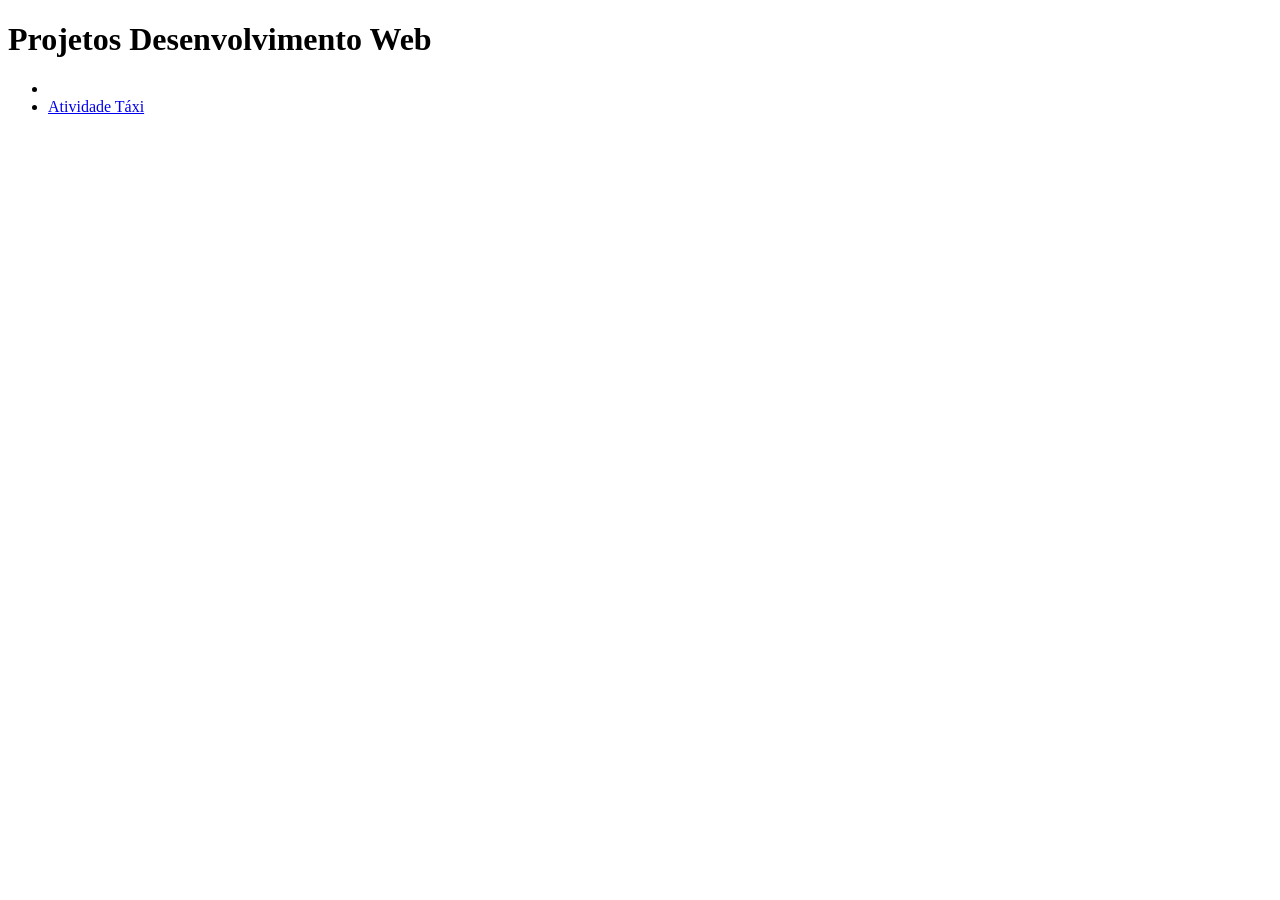
<file: projeto/des-web/index.html>
<!DOCTYPE html>
<html lang="en">
<head>
    <meta charset="UTF-8">
    <meta name="viewport" content="width=device-width, initial-scale=1.0">
    <title>des-web</title>
</head>
<body>
    <main>
        <h1>
            Projetos Desenvolvimento Web
        </h1>
        <ul>
            <li>
                <a href="atv.ifc site/"></a>
            </li>
            <li>
                <a href="atv-taxi/">Atividade Táxi</a>
            </li>
        </ul>
    </main>    
</body>
</html>
</file>
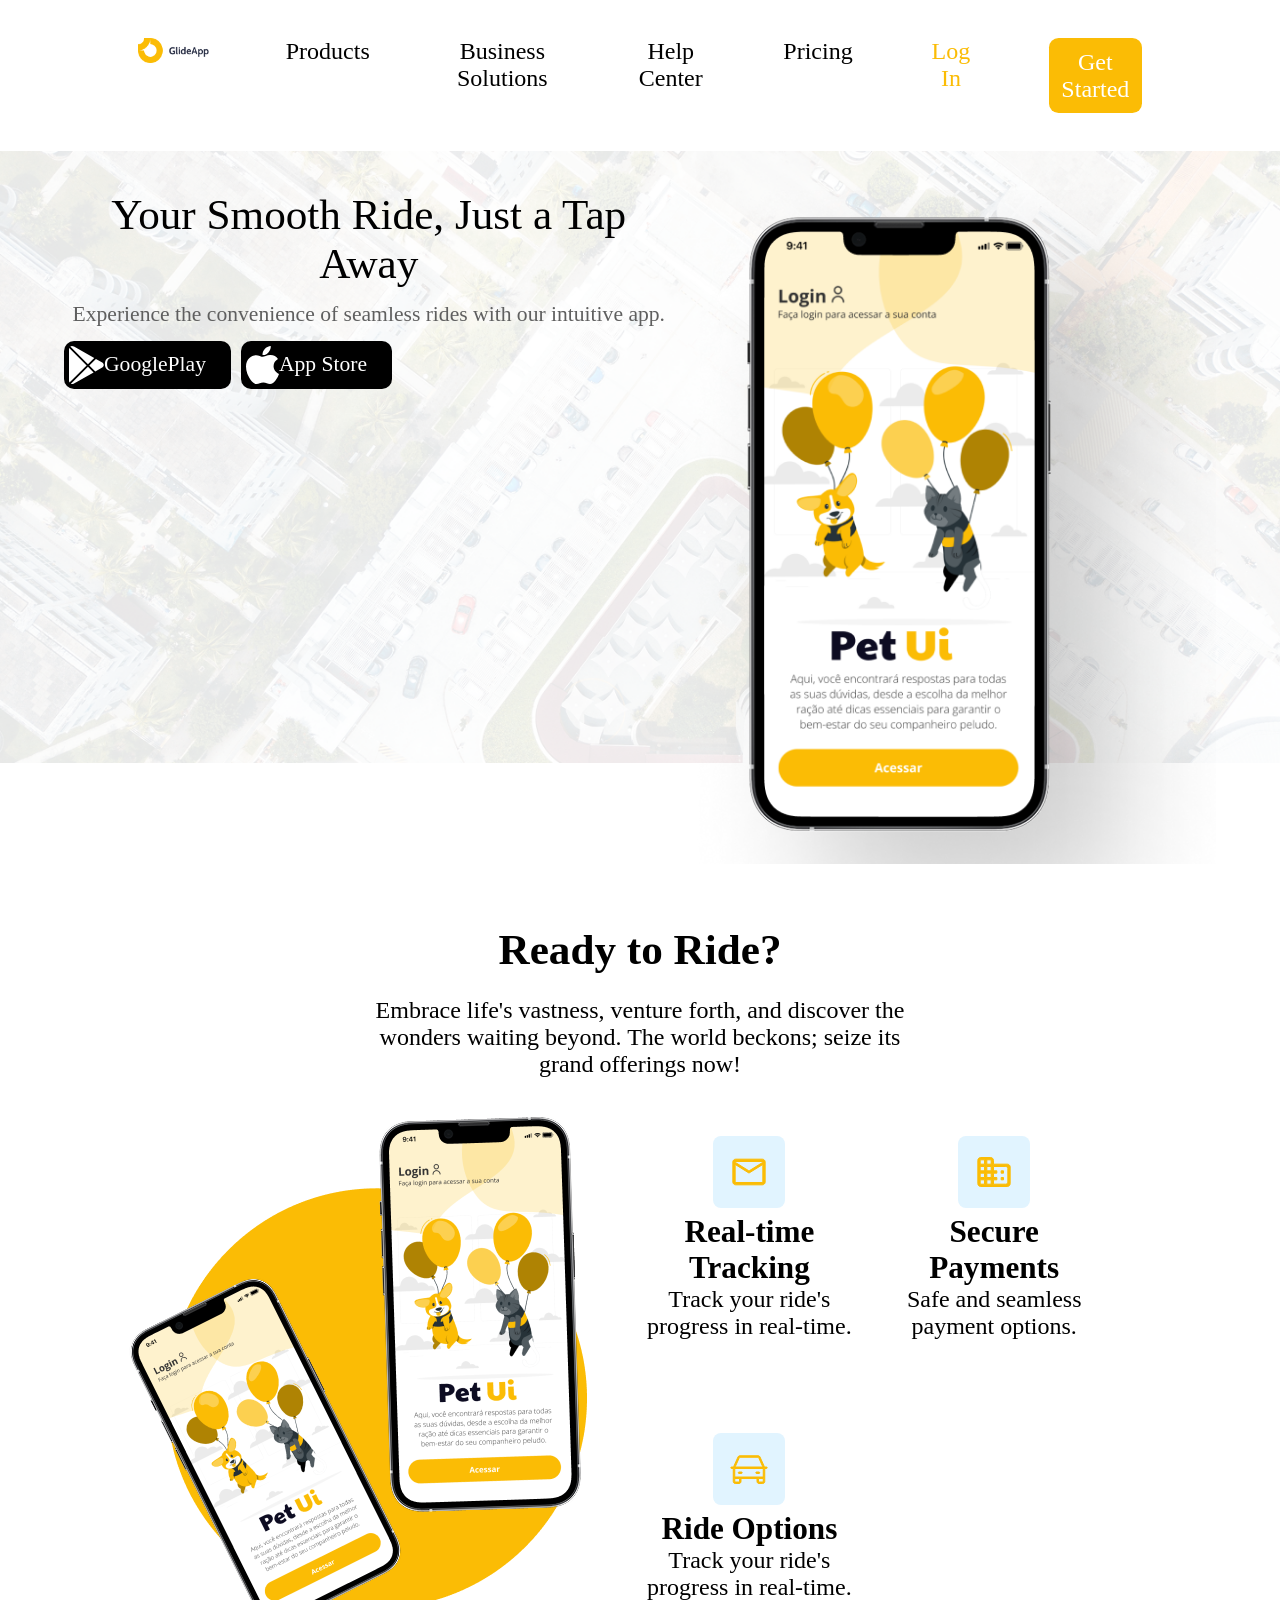
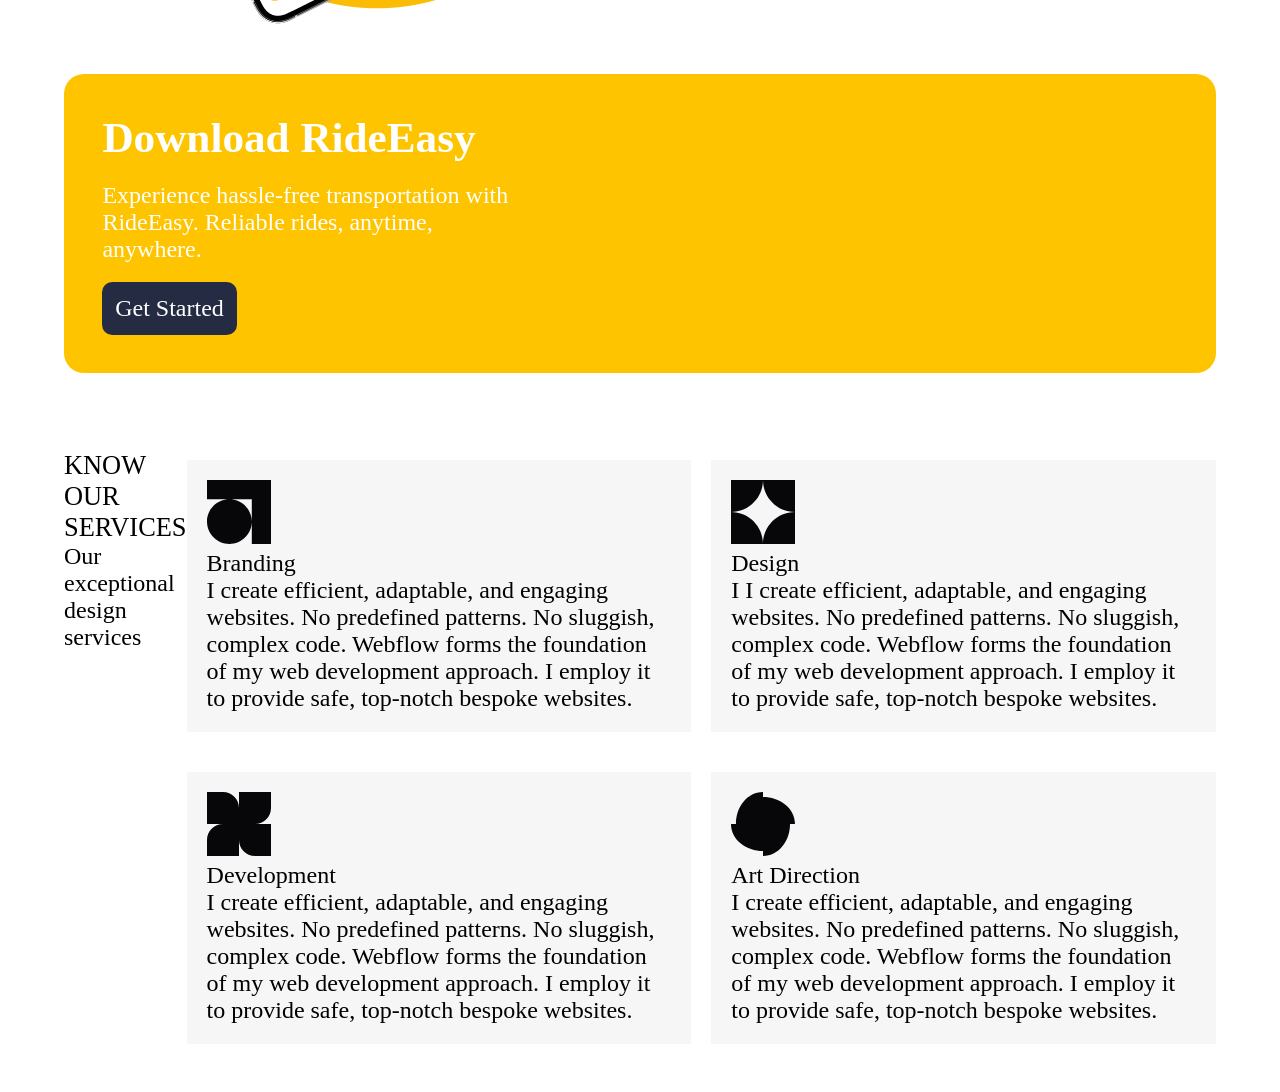
<file: projeto/des-web/atv-taxi/index.html>
<!doctype html>
<html lang="en">
  <head>
    <meta charset="UTF-8" />
    <meta name="viewport" content="width=device-width, initial-scale=1.0" />
    <title>Atividade taxi</title>
    <link rel="stylesheet" href="css/reset.css" />
    <link rel="stylesheet" href="css/style.css" />
  </head>
  <body>
    <header>
      <nav>
        <ul>
          <li>
            <a href="index.html"><img src="images/logo-glide-app.png" alt /></a>
          </li>
          <li><a href="#"></a>Products</li>
          <li><a href="#"></a>Business Solutions</li>
          <li><a href="#"></a>Help Center</li>
          <li><a href="#"></a>Pricing</li>
        </ul>
        <ul>
          <li class="font-yellow"><a href="#">Log In</a></li>
          <li class="button-yellow"><a href="#">Get Started</a></li>
        </ul>
      </nav>
    </header>
    <main>
      <section class="banner">
        <div>
          <h1>Your Smooth Ride, Just a Tap Away</h1>
          <p>
            Experience the convenience of seamless rides with our intuitive app.
          </p>
          <p class="button">
                  <a href="#"><img src="images/icon-button-google.svg" alt="" /><span> GooglePlay</span></a>
                  <a href="#"><img src="images/icon-apple-ios.svg" alt="" /><span>App Store</span></a>
            </div>
              <span class="imge">
                  <img src="images/iphone-pet-ui.png" alt="" />
              </span>
          </p>

      </section>
      <section class="ready">
        <h2>Ready to Ride?</h2>
        <p>Embrace life's vastness, venture forth, and discover the wonders waiting beyond. The world beckons; seize its grand offerings now!</p>
        <div>
          <div class="imagem">
            <img src="images/smartphones-pet-uis.png" alt="imagem do app">

          </div>
          <div class="lista">
            <ul>
              <li>
                <img src="images/icon-back-blue-letter.svg" alt=" imagem carta">
                <h3>Real-time Tracking</h3>
                <p>Track your ride's progress in real-time.</p>
              </li>
                <li>
                <img src="images/icon-back-blue-building.svg" alt=" imagem construcao">
                <h3>Secure Payments</h3>
                <p>Safe and seamless payment options.</p>
              </li>
                  <li>
                <img src="images/icon-back-blue-car.svg" alt=" imagem carro">
                <h3>Ride Options</h3>
                <p>Track your ride's progress in real-time.</p>
              </li>
            </ul>

          </div>
        </div>

      </section>
      <section class="dow">
        <h2>Download RideEasy</h2>
        <p>Experience hassle-free transportation with RideEasy. Reliable rides, anytime, anywhere.</p>
        <button>Get Started</button>

      </section>
      <section class="services">
        <div  class="text">
          <h2>KNOW OUR SERVICES</h2>
        <p>
          Our exceptional design services
        </p>
      </div>
        <div>
          <ul>
          <li>
            <img src="images/icon-brading.svg" alt="">
            <h3>Branding</h3>
            <p>I create efficient, adaptable, and engaging websites. No predefined patterns. No sluggish, complex code. Webflow forms the foundation of my web development approach. I employ it to provide safe, top-notch bespoke websites.</p>
          </li>
                    <li>
            <img src="images/icon-design.svg" alt="">
            <h3>Design</h3>
            <p>I I create efficient, adaptable, and engaging websites. No predefined patterns. No sluggish, complex code. Webflow forms the foundation of my web development approach. I employ it to provide safe, top-notch bespoke websites.          </li>
                    <li>
            <img src="images/icon-development.svg" alt="">
            <h3>Development</h3>
            <p>I create efficient, adaptable, and engaging websites. No predefined patterns. No sluggish, complex code. Webflow forms the foundation of my web development approach. I employ it to provide safe, top-notch bespoke websites.          </li>
                    <li>
            <img src="images/icon-art.svg" alt="">
            <h3>Art Direction</h3>
            <p>I create efficient, adaptable, and engaging websites. No predefined patterns. No sluggish, complex code. Webflow forms the foundation of my web development approach. I employ it to provide safe, top-notch bespoke websites.          </li>
        </ul>
      </div>
        
      </section>
    </main>
  </body>
</html>
</file>
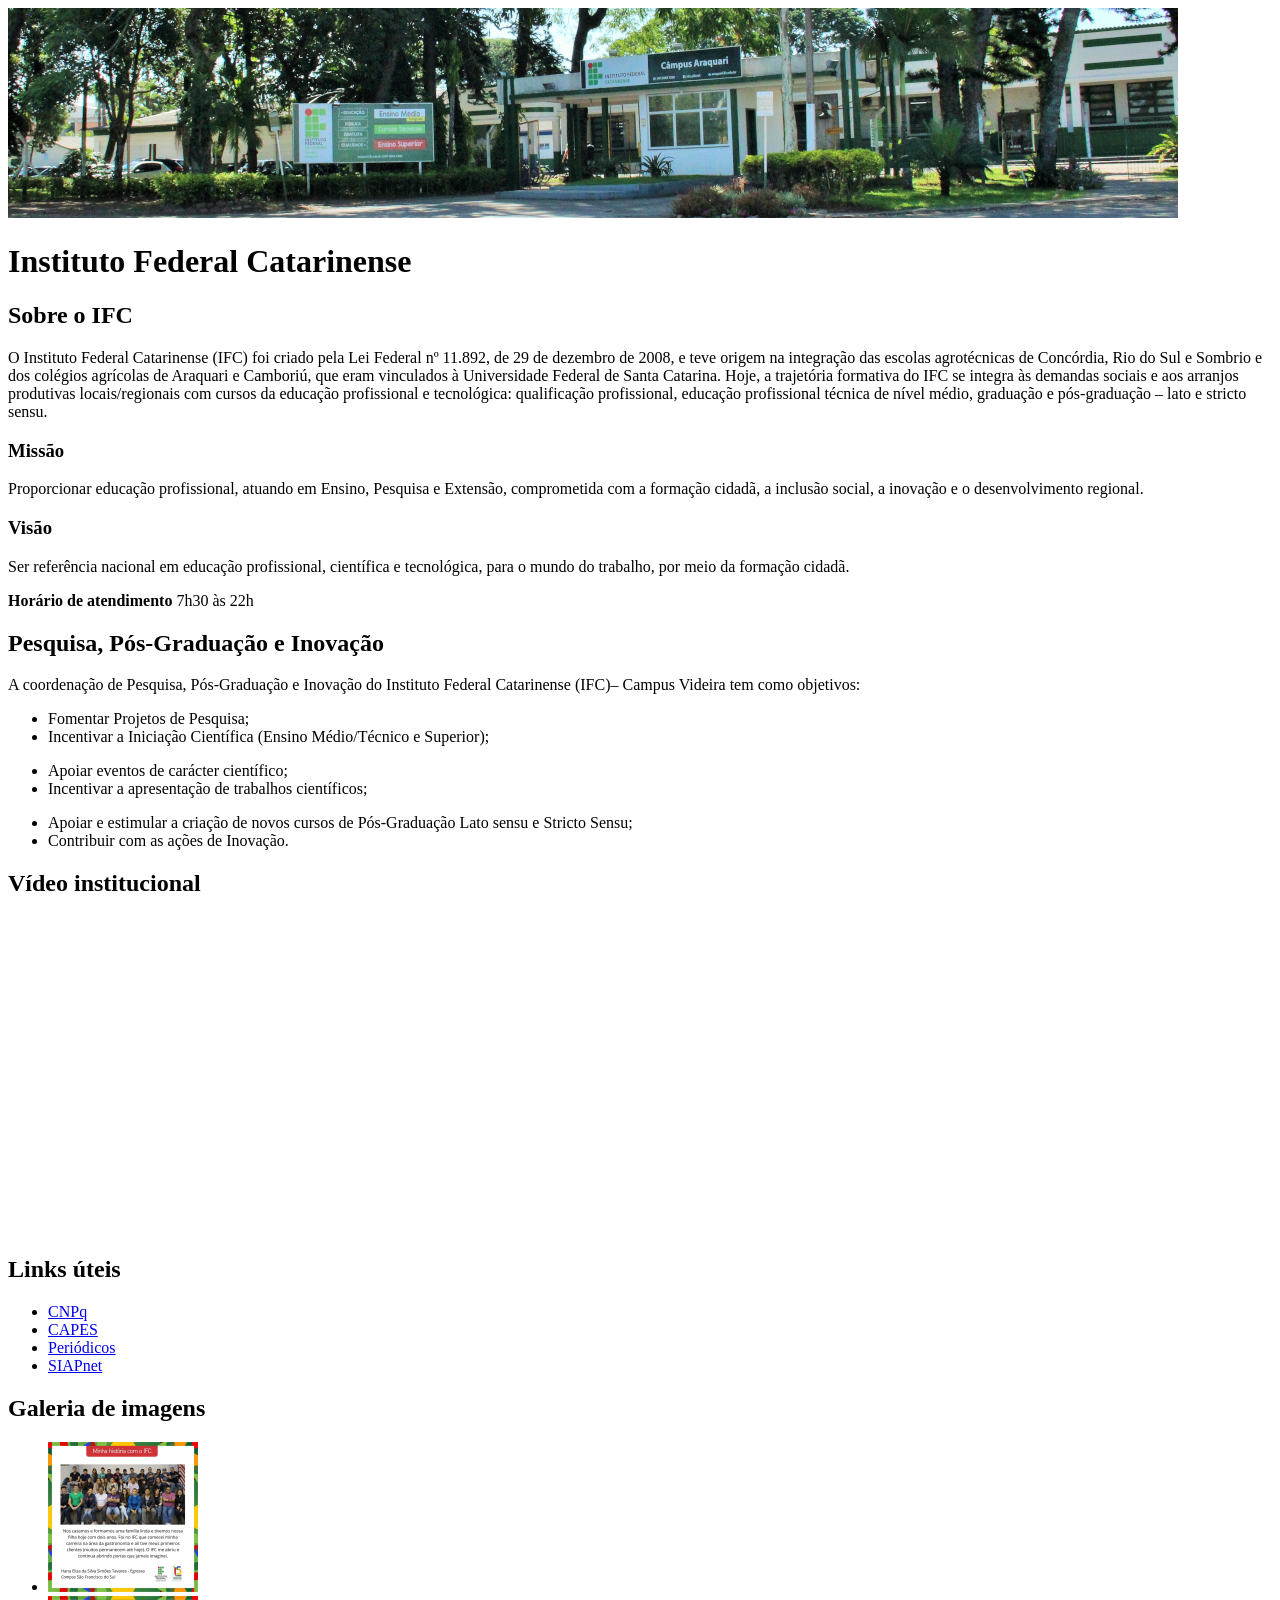
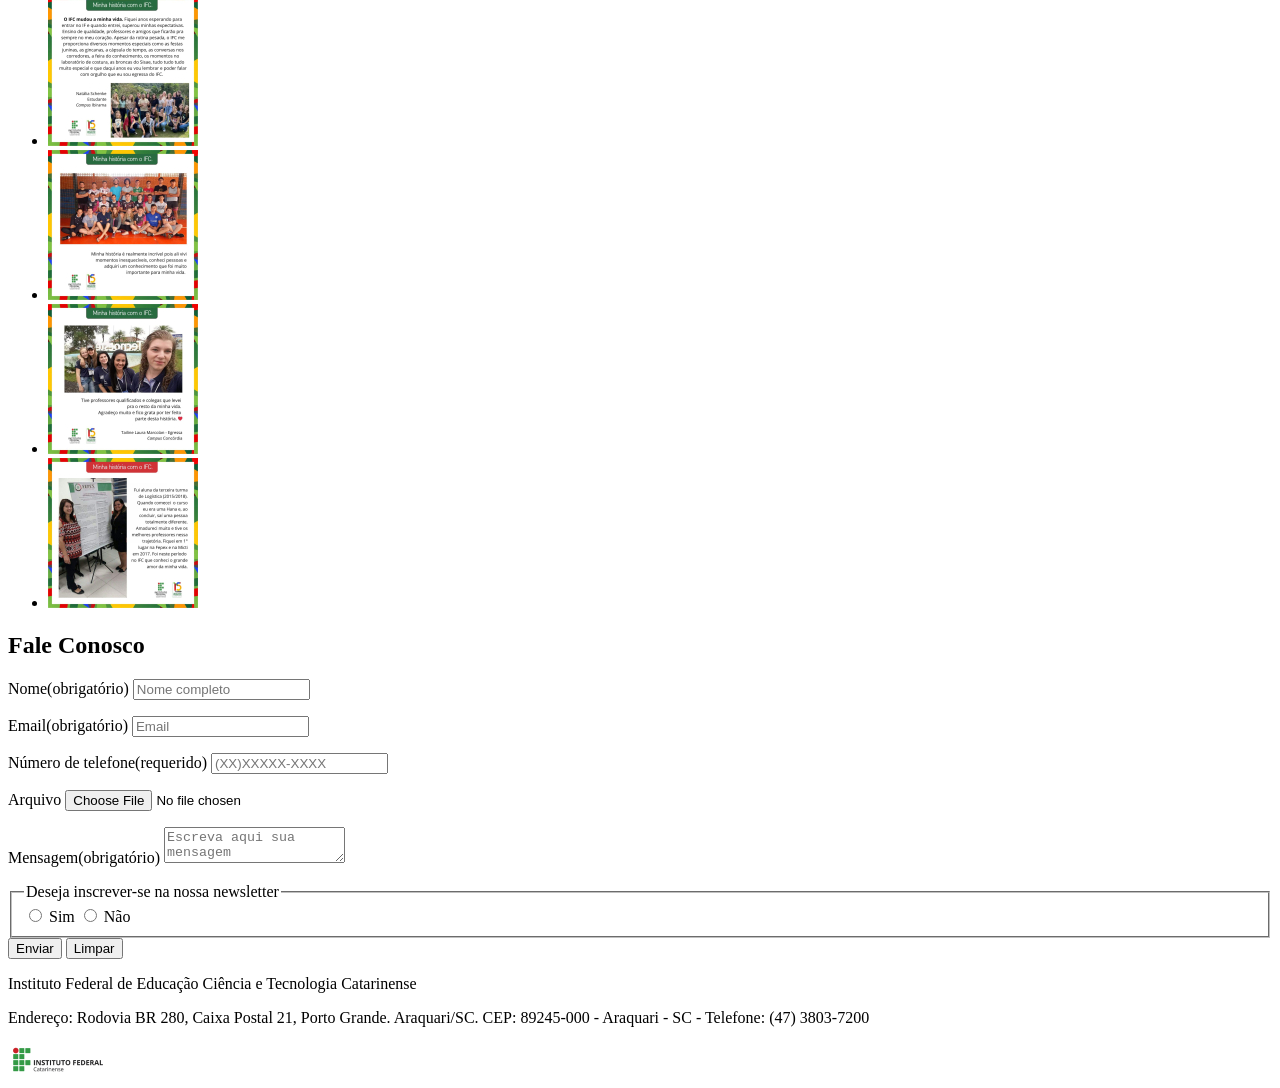
<file: projeto/des-web/atv.ifc site/index.html>
<!DOCTYPE html>
<html lang="pt-br">
<head>
    <meta charset="UTF-8">
    <meta name="viewport" content="width=device-width, initial-scale=1.0">
    <title>Atividade IFC</title>
</head>

<body>
    <header>
      <img src="images/banner-araquari.png" alt="Banner IFC">
      <h1>Instituto Federal Catarinense</h1>
    </header>

    <main>
        <section>
          <h2>Sobre o IFC</h2>
          <p>O Instituto Federal Catarinense (IFC) foi criado pela Lei Federal nº 11.892, de 29 de dezembro de 2008, e teve origem na integração das escolas agrotécnicas de Concórdia, Rio do Sul e Sombrio e dos colégios agrícolas de Araquari e Camboriú, que eram vinculados à Universidade Federal de Santa Catarina. Hoje, a trajetória formativa do IFC se integra às demandas sociais e aos arranjos produtivas locais/regionais com cursos da educação profissional e tecnológica: qualificação profissional, educação profissional técnica de nível médio, graduação e pós-graduação – lato e stricto sensu.</p>

          <h3>Missão</h3>
          <p>Proporcionar educação profissional, atuando em Ensino, Pesquisa e Extensão, comprometida com a formação cidadã, a inclusão social, a inovação e o desenvolvimento regional.</p>

          <h3>Visão</h3>
          <p>Ser referência nacional em educação profissional, científica e tecnológica, para o mundo do trabalho, por meio da formação cidadã.</p>
          <p><strong>Horário de atendimento</strong> 7h30 às 22h</p>
        </section>
        <section>
            <h2>Pesquisa, Pós-Graduação e Inovação</h2>
          <p>A coordenação de Pesquisa, Pós-Graduação e Inovação do Instituto Federal Catarinense (IFC)– Campus Videira tem como objetivos:</p>
          <ul>
            <li>
                Fomentar Projetos de Pesquisa;
            </li>
            <li>
                Incentivar a Iniciação Científica (Ensino Médio/Técnico e Superior);
            </li>
          </ul>
          <ul>
            <li>
                Apoiar eventos de carácter científico;
            </li>
            <li>
                Incentivar a apresentação de trabalhos científicos;
            </li>
          </ul>
          <ul>
            <li>
                Apoiar e estimular a criação de novos cursos de Pós-Graduação Lato sensu e Stricto Sensu;
            </li>
            <li>
                Contribuir com as ações de Inovação.
            </li>
          </ul>
        </section>
        <section>
            <h2>Vídeo institucional</h2>
            <iframe width="560" height="315" src="https://youtu.be/_Y0TSrUTcaw?si=j1RRLGVjGYhTu5IY" alt="YouTube video player" frameborder="0" allow="accelerometer; autoplay; clipboard-write; encrypted-media; gyroscope; picture-in-picture" allowfullscreen></iframe>
        </section>
        <section>
            <h2>Links úteis </h2>
            <ul>
                <li>
                    <a href="http://www.cnpq.br/">CNPq</a>
                </li>
                <li>
                    <a href="http://www.capes.gov.br/">CAPES</a>
                </li>
                <li>
                    <a href="http://periodicos.capes.gov.br/">Periódicos</a>
                </li>
                <li>
                    <a href="http://www.siapenet.gov.br/">SIAPnet</a>
                </li>
            </ul>
        </section>
        <section>
            <h2>Galeria de imagens</h2>
            <ul>
                <li>
                    <a href="images/originals/ifc-minha-historia-1.jpg">
                        <img src="images/miniatures/ifc-minha-historia-1.jpg" alt="">
                    </a>
                </li>
                <li>
                    <a href="images/originals/ifc-minha-historia-2.jpg">
                        <img src="images/miniatures/ifc-minha-historia-2.jpg" alt="">
                    </a>
                </li>
                <li>
                    <a href="images/originals/ifc-minha-historia-3.jpg">
                        <img src="images/miniatures/ifc-minha-historia-3.jpg" alt="">
                    </a>
                </li>
                <li>
                    <a href="images/originals/ifc-minha-historia-4.jpg">
                        <img src="images/miniatures/ifc-minha-historia-4.jpg" alt="">
                    </a>
                </li>
                <li>
                    <a href="images/originals/ifc-minha-historia-5.jpg">
                        <img src="images/miniatures/ifc-minha-historia-5.jpg" alt="">
                    </a>
                </li>
            </ul>
        </section>
        <section>
            <h2>Fale Conosco</h2>
            <form action="#">
                <p>
                    <label for="Nome">Nome(obrigatório)</label>
                    <input id="Nome" type="text" placeholder="Nome completo" required>
                </p>
                <p>
                    <label for="Email">Email(obrigatório)</label>
                    <input id="Email" type="email" placeholder="Email" required>
                </p>
                <p>
                    <label for="Número">Número de telefone(requerido)</label>
                    <input id="Número" type="tel" placeholder="(XX)XXXXX-XXXX" required>
                </p>
                <p>
                    <label for="Arquivo">Arquivo</label>
                    <input id="Arquivo" type="file" required>
                </p>
                <p>
                    <label for="Mensagem">Mensagem(obrigatório)</label>
                    <textarea id="Mensagem" placeholder="Escreva aqui sua mensagem" required></textarea>
                </p>
                <fieldset>
                    <legend>Deseja inscrever-se na nossa newsletter</legend>
                    <label>
                        <input type="radio" name="Quest"> Sim
                    </label>
                    <label>
                        <input type="radio" name="Quest"> Não
                    </label>
                </fieldset>
                <input type="submit" value="Enviar">
                <button type="reset">Limpar</button>
            </form>
            </section>
    </main>

    <footer>
        <p>
            Instituto Federal de Educação Ciência e Tecnologia Catarinense
        </p>
        <p>
            Endereço: Rodovia BR 280, Caixa Postal 21, Porto Grande. Araquari/SC. CEP: 89245-000 - Araquari - SC - Telefone: (47) 3803-7200
        </p>
        <img src="images/logo-ifc.png" alt="">
        
    </footer>

</body>
</html>
</file>
<file: projeto/des-web/atv-taxi/css/style.css>
html {
  font-size: clamp(1rem, calc(0.7rem + 1vw), 1.625rem);
}

header {
  text-align: center;
  font-size: 1rem;
  padding: 0 100px 0 100px;
}
header li {
  margin: 3vw;
}
header li.font-yellow {
  color: #fbbc05;
}
header li.button-yellow {
  background-color: #fbbc05;
  border-radius: 0.4rem;
  color: white;
  padding: 0.8vw 0.8vw;
}
.banner {
  background: url(../images/background-banner.png) no-repeat;
  background-size: 100% auto;
  padding: 3vw 5vw;
}
.banner span.imge {
  display: none;
}
.banner h1 {
  font-size: 1.8rem;
}
.banner p {
  color: rgb(95, 95, 95);
  font-size: 0.9rem;
  margin-top: 14px;
}
.banner a {
  background-color: black;
  color: white;
  display: flex;
  align-items: center;
  border-radius: 10px;
  padding: 5px 25px 5px 5px;
}
.banner p.button {
  display: flex;
  gap: 10px;
}
.banner p.button img {
  display: flex;
}

section.ready div.imgs {
  display: none;
}
section.ready {
  text-align: center;
  padding: 3px 5px 3px 5px;
}
section.ready h2 {
  font-size: 1.8rem;
  font-weight: 800;
  padding: 13px 0 13px 0;
}
section.ready div.lista ul li {
  margin: 24px 0 24px 0;
}
section.ready div.lista ul li h3 {
  font-size: 1.3rem;
  font-weight: 800;
}

.dow {
  background-color: rgb(255, 196, 0);
  border-radius: 20px;
  margin: 3vw 5vw 3vw 5vw;
  color: white;
  padding: 10px;
}
section.dow h2 {
  font-size: 1.7rem;
  font-weight: 700;
  padding: 0 0 15px 0;
  text-align: left;
}
section.dow p {
  margin: 1vw 0 5vw 0;
  text-align: left;
}
section.dow button {
  background-color: #252b42;
  padding: 2vw;
  border-radius: 1.4vw;
}
section.dow {
  text-align: center;
}
section.services{
    padding: 3vw 5vw;
}
section.services  h2{
  font-size: 1.1rem;
}
section.services div.text{
  margin: 0 0 20px 0;
}
section.services ul li{
  background-color: #f6f6f6;
  padding: 20px;
  margin: 10px 0 10px 0;
}
section.services ul li h3 {

}
@media only screen and (min-width: 600px) {
  header ul {
    display: flex;
  }
  header nav {
    display: flex;
    justify-content: space-between;
  }
  .banner div.imge {
    display: block;
    display: flex;
    width: 70%;
    text-align: right;
  }
  .banner {
    display: flex;
    text-align: center;
    text-align: center;
  }
  .banner span.imge {
  display: block;
}

  
  section.ready div {
    display: flex;
  }
  section.ready > p {
    padding: 10px 27vw 3vw 27vw;
  }
  section.ready > div {
    display: flex;
    justify-content: center;
    gap: 60px;
  }
  section.ready div.lista ul {
    display: flex;
    flex-wrap: wrap;
    gap: 40px;
    width: 40vw;
  }
  section.ready div.lista ul li {
    width: 40%;
    margin: 20px 0 20px 0;
  }
  section.dow {
    padding: 3vw;
    background:
      url(../images/iphone-pet-ui.png) no-repeat,
      url(../images/iphone-pet-ui.png) no-repeat,
      linear-gradient(#fbbc05);

    background-size:
      auto 110%,
      auto 100%;
    background-position:
      center -130%,
      90% -5.5vw;
  }

  section.dow h2 {
    font-size: 1.8rem;
    font-weight: 700;
    padding: 0 0 15px 0;
  }
  section.dow p {
    margin: 0 0 1.5vw 0;
    padding: 5px 50vw 0 0;
  }
  section.dow button {
    background-color: #252b42;
    padding: 1vw;
    border-radius: 0.8vw;

  }
  section.dow {
  text-align: left;
}
section.services{
  display: flex;

}
section.services div.text{
  width: 30%;
}
section.services ul {
  display: grid;
  grid-template-columns: 1fr 1fr;
  gap: 20px;

}
section.services li:hover{
  background-color: #fbbc05;
}
}
</file>
